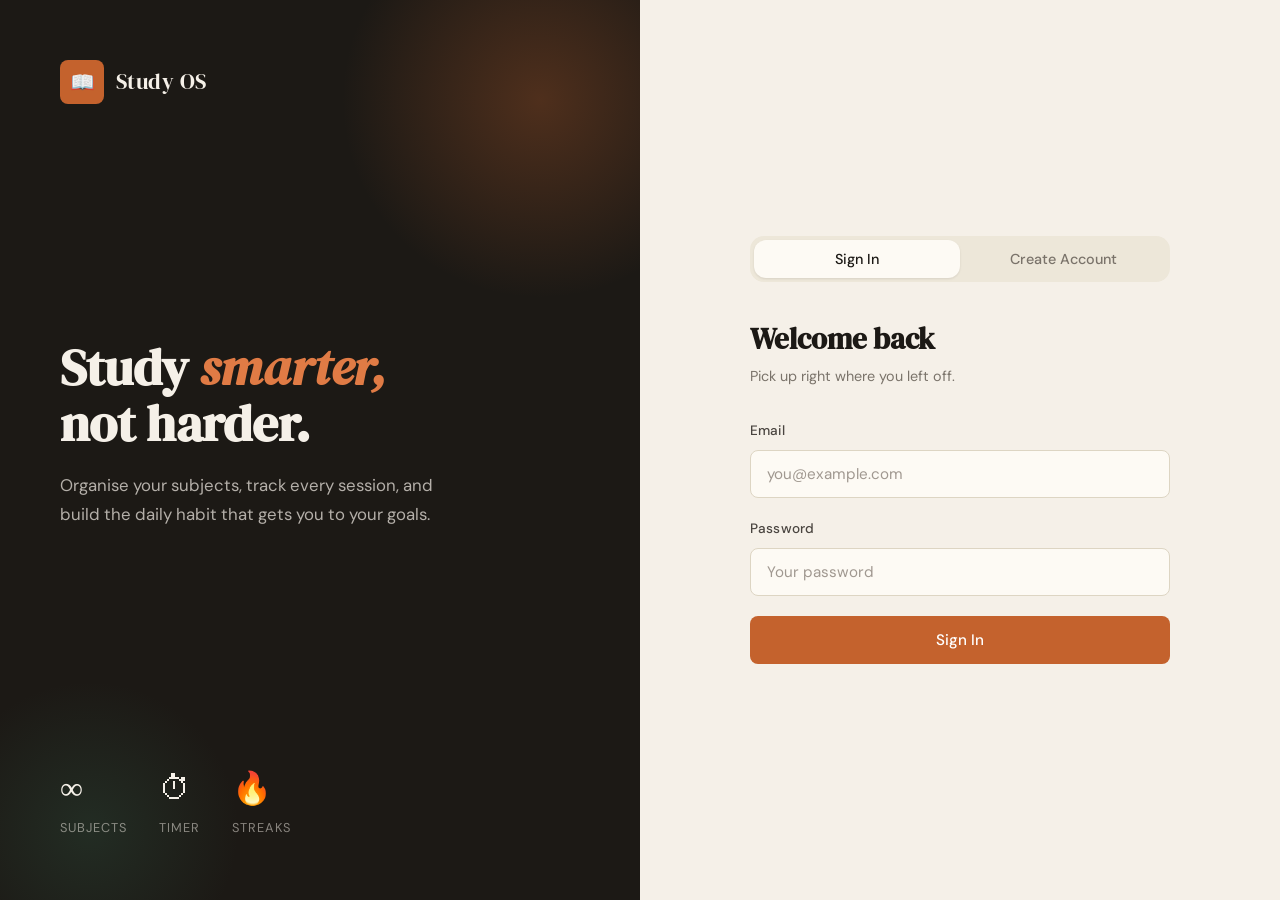
<file: index.html>
<!DOCTYPE html>
<html lang="en">
<head>
  <meta charset="UTF-8" />
  <meta name="viewport" content="width=device-width, initial-scale=1.0" />
  <title>Study OS — Your Study Companion</title>
  <link rel="stylesheet" href="style.css" />
  <style>
    .auth-page { min-height: 100vh; }
  </style>
</head>
<body>

<div class="auth-page">
  <!-- Hero Side -->
  <div class="auth-hero">
    <div class="hero-logo">
      <div class="hero-logo-icon">📖</div>
      <span class="hero-logo-text">Study OS</span>
    </div>

    <div class="hero-content">
      <h1>Study <em>smarter,</em><br>not harder.</h1>
      <p>Organise your subjects, track every session, and build the daily habit that gets you to your goals.</p>
    </div>

    <div class="hero-stats">
      <div class="hero-stat">
        <span class="hero-stat-num">∞</span>
        <span class="hero-stat-label">Subjects</span>
      </div>
      <div class="hero-stat">
        <span class="hero-stat-num">⏱</span>
        <span class="hero-stat-label">Timer</span>
      </div>
      <div class="hero-stat">
        <span class="hero-stat-num">🔥</span>
        <span class="hero-stat-label">Streaks</span>
      </div>
    </div>
  </div>

  <!-- Form Side -->
  <div class="auth-form-side">
    <div class="auth-form-container">
      <div class="auth-tabs">
        <button class="auth-tab active" data-tab="login">Sign In</button>
        <button class="auth-tab" data-tab="signup">Create Account</button>
      </div>

      <!-- Login Form -->
      <div class="auth-form active" id="login-form">
        <h2>Welcome back</h2>
        <p class="subtitle">Pick up right where you left off.</p>

        <div class="auth-error" id="login-error"></div>

        <div class="form-group">
          <label>Email</label>
          <input type="email" id="login-email" placeholder="you@example.com" autocomplete="email" />
        </div>
        <div class="form-group">
          <label>Password</label>
          <input type="password" id="login-password" placeholder="Your password" autocomplete="current-password" />
        </div>
        <button class="btn btn-primary" id="login-btn">Sign In</button>
      </div>

      <!-- Signup Form -->
      <div class="auth-form" id="signup-form">
        <h2>Start your journey</h2>
        <p class="subtitle">Free forever. No credit card required.</p>

        <div class="auth-error" id="signup-error"></div>

        <div class="form-group">
          <label>Full Name</label>
          <input type="text" id="signup-name" placeholder="Your name" autocomplete="name" />
        </div>
        <div class="form-group">
          <label>Email</label>
          <input type="email" id="signup-email" placeholder="you@example.com" autocomplete="email" />
        </div>
        <div class="form-group">
          <label>Password</label>
          <input type="password" id="signup-password" placeholder="At least 6 characters" autocomplete="new-password" />
        </div>
        <button class="btn btn-primary" id="signup-btn">Create Account</button>
      </div>

      
    </div>
  </div>
</div>

<script type="module">
import { initTheme } from './ui.js';
import { signIn, signUp, initAuth } from './auth.js';

// Init theme
initTheme();

// Check if already logged in
(async () => {
  const user = await initAuth();
  if (user) window.location.href = 'dashboard.html';
})();

// Tab switching
document.querySelectorAll('.auth-tab').forEach(tab => {
  tab.addEventListener('click', () => {
    document.querySelectorAll('.auth-tab').forEach(t => t.classList.remove('active'));
    document.querySelectorAll('.auth-form').forEach(f => f.classList.remove('active'));
    tab.classList.add('active');
    document.getElementById(tab.dataset.tab + '-form').classList.add('active');
  });
});

// Login
document.getElementById('login-btn').addEventListener('click', async () => {
  const btn = document.getElementById('login-btn');
  const errEl = document.getElementById('login-error');
  const email = document.getElementById('login-email').value.trim();
  const password = document.getElementById('login-password').value;

  errEl.classList.remove('show');
  if (!email || !password) { errEl.textContent = 'Please fill in all fields.'; errEl.classList.add('show'); return; }

  btn.disabled = true;
  btn.innerHTML = '<span class="loading-spinner"></span>';
  try {
    await signIn(email, password);
    window.location.href = 'dashboard.html';
  } catch (e) {
    errEl.textContent = e.message || 'Login failed. Check your credentials.';
    errEl.classList.add('show');
    btn.disabled = false;
    btn.textContent = 'Sign In';
  }
});

// Signup
document.getElementById('signup-btn').addEventListener('click', async () => {
  const btn = document.getElementById('signup-btn');
  const errEl = document.getElementById('signup-error');
  const name = document.getElementById('signup-name').value.trim();
  const email = document.getElementById('signup-email').value.trim();
  const password = document.getElementById('signup-password').value;

  errEl.classList.remove('show');
  if (!name || !email || !password) { errEl.textContent = 'Please fill in all fields.'; errEl.classList.add('show'); return; }
  if (password.length < 6) { errEl.textContent = 'Password must be at least 6 characters.'; errEl.classList.add('show'); return; }

  btn.disabled = true;
  btn.innerHTML = '<span class="loading-spinner"></span>';
  try {
    await signUp(email, password, name);
    // Auto sign in after signup
    await signIn(email, password);
    window.location.href = 'dashboard.html';
  } catch (e) {
    errEl.textContent = e.message || 'Signup failed. Try again.';
    errEl.classList.add('show');
    btn.disabled = false;
    btn.textContent = 'Create Account';
  }
});

// Enter key support
document.addEventListener('keydown', (e) => {
  if (e.key !== 'Enter') return;
  const loginForm = document.getElementById('login-form');
  const signupForm = document.getElementById('signup-form');
  if (loginForm.classList.contains('active')) document.getElementById('login-btn').click();
  else if (signupForm.classList.contains('active')) document.getElementById('signup-btn').click();
});
</script>
</body>
</html>
</file>
<file: style.css>
/* ===== STUDY OS - MAIN STYLESHEET ===== */
/* Aesthetic: Warm editorial — cream base, ink accents, organic motion */

@import url('https://fonts.googleapis.com/css2?family=DM+Serif+Display:ital@0;1&family=DM+Sans:ital,opsz,wght@0,9..40,300;0,9..40,400;0,9..40,500;0,9..40,600;1,9..40,300&display=swap');

/* ===== CSS VARIABLES ===== */
:root {
  --bg: #F5F0E8;
  --bg2: #EDE7D9;
  --surface: #FDFAF4;
  --surface2: #F0EAD9;
  --border: #DDD5C3;
  --border-light: #E8E0CE;
  --ink: #1C1915;
  --ink2: #4A4540;
  --ink3: #7A736A;
  --ink4: #A09890;
  --accent: #C4622D;
  --accent2: #E07B45;
  --accent-soft: #F5DDD0;
  --green: #3D7A5E;
  --green-soft: #D4EDE4;
  --blue: #2D5A8A;
  --blue-soft: #D4E4F5;
  --gold: #B8860B;
  --gold-soft: #FFF3CC;
  --red: #C0392B;
  --red-soft: #FADAD6;
  --shadow-sm: 0 1px 3px rgba(28,25,21,0.06), 0 1px 2px rgba(28,25,21,0.04);
  --shadow: 0 4px 12px rgba(28,25,21,0.08), 0 2px 4px rgba(28,25,21,0.04);
  --shadow-lg: 0 12px 32px rgba(28,25,21,0.12), 0 4px 8px rgba(28,25,21,0.06);
  --radius-sm: 8px;
  --radius: 14px;
  --radius-lg: 20px;
  --radius-xl: 28px;
  --font-display: 'DM Serif Display', Georgia, serif;
  --font-body: 'DM Sans', system-ui, sans-serif;
  --transition: 0.2s cubic-bezier(0.4, 0, 0.2, 1);
  --transition-slow: 0.4s cubic-bezier(0.4, 0, 0.2, 1);
}

[data-theme="dark"] {
  --bg: #141210;
  --bg2: #1A1815;
  --surface: #1F1C18;
  --surface2: #252219;
  --border: #333028;
  --border-light: #2A2720;
  --ink: #F0EAD9;
  --ink2: #C8C0B0;
  --ink3: #8A8278;
  --ink4: #5A5450;
  --accent: #E07B45;
  --accent2: #F59555;
  --accent-soft: #3D2215;
  --green: #4D9A72;
  --green-soft: #1A3328;
  --blue: #4A7AB8;
  --blue-soft: #1A2D45;
  --gold: #D4A820;
  --gold-soft: #3A2E0A;
  --red: #E05040;
  --red-soft: #3A1810;
  --shadow-sm: 0 1px 3px rgba(0,0,0,0.3);
  --shadow: 0 4px 12px rgba(0,0,0,0.4);
  --shadow-lg: 0 12px 32px rgba(0,0,0,0.5);
}

/* ===== RESET & BASE ===== */
*, *::before, *::after { box-sizing: border-box; margin: 0; padding: 0; }

html { font-size: 16px; -webkit-text-size-adjust: 100%; }

body {
  font-family: var(--font-body);
  background: var(--bg);
  color: var(--ink);
  line-height: 1.6;
  min-height: 100vh;
  transition: background var(--transition-slow), color var(--transition-slow);
  overflow-x: hidden;
}

a { color: inherit; text-decoration: none; }
button { cursor: pointer; font-family: inherit; border: none; background: none; }
input, textarea, select { font-family: inherit; font-size: inherit; }
img { max-width: 100%; display: block; }
ul, ol { list-style: none; }

/* ===== SCROLLBAR ===== */
::-webkit-scrollbar { width: 6px; height: 6px; }
::-webkit-scrollbar-track { background: transparent; }
::-webkit-scrollbar-thumb { background: var(--border); border-radius: 99px; }
::-webkit-scrollbar-thumb:hover { background: var(--ink4); }

/* ===== TYPOGRAPHY ===== */
h1, h2, h3, h4, h5 { font-family: var(--font-display); line-height: 1.2; color: var(--ink); }
h1 { font-size: clamp(2rem, 4vw, 3.2rem); }
h2 { font-size: clamp(1.5rem, 3vw, 2.2rem); }
h3 { font-size: clamp(1.2rem, 2vw, 1.6rem); }
h4 { font-size: 1.1rem; }
p { color: var(--ink2); }

/* ===== AUTH PAGE ===== */
.auth-page {
  min-height: 100vh;
  display: grid;
  grid-template-columns: 1fr 1fr;
  position: relative;
}

.auth-hero {
  background: var(--ink);
  padding: 60px;
  display: flex;
  flex-direction: column;
  justify-content: space-between;
  position: relative;
  overflow: hidden;
}

.auth-hero::before {
  content: '';
  position: absolute;
  top: -100px;
  right: -100px;
  width: 400px;
  height: 400px;
  background: radial-gradient(circle, rgba(196,98,45,0.3) 0%, transparent 70%);
  border-radius: 50%;
}

.auth-hero::after {
  content: '';
  position: absolute;
  bottom: -80px;
  left: -60px;
  width: 300px;
  height: 300px;
  background: radial-gradient(circle, rgba(61,122,94,0.2) 0%, transparent 70%);
  border-radius: 50%;
}

.hero-logo {
  display: flex;
  align-items: center;
  gap: 12px;
  position: relative;
  z-index: 1;
}

.hero-logo-icon {
  width: 44px;
  height: 44px;
  background: var(--accent);
  border-radius: var(--radius-sm);
  display: flex;
  align-items: center;
  justify-content: center;
  font-size: 20px;
}

.hero-logo-text {
  font-family: var(--font-display);
  font-size: 1.4rem;
  color: var(--bg);
  letter-spacing: 0.02em;
}

.hero-content {
  position: relative;
  z-index: 1;
}

.hero-content h1 {
  font-size: clamp(2.5rem, 4vw, 3.5rem);
  color: var(--bg);
  margin-bottom: 20px;
  line-height: 1.1;
}

.hero-content h1 em {
  color: var(--accent2);
  font-style: italic;
}

.hero-content p {
  color: rgba(245,240,232,0.7);
  font-size: 1.05rem;
  max-width: 380px;
  line-height: 1.7;
}

.hero-stats {
  display: flex;
  gap: 32px;
  position: relative;
  z-index: 1;
}

.hero-stat {
  text-align: left;
}

.hero-stat-num {
  font-family: var(--font-display);
  font-size: 2rem;
  color: var(--bg);
  display: block;
}

.hero-stat-label {
  font-size: 0.8rem;
  color: rgba(245,240,232,0.5);
  text-transform: uppercase;
  letter-spacing: 0.08em;
}

.auth-form-side {
  padding: 60px;
  display: flex;
  align-items: center;
  justify-content: center;
  background: var(--bg);
}

.auth-form-container {
  width: 100%;
  max-width: 420px;
}

.auth-tabs {
  display: flex;
  gap: 0;
  margin-bottom: 40px;
  background: var(--bg2);
  border-radius: var(--radius);
  padding: 4px;
}

.auth-tab {
  flex: 1;
  padding: 10px 20px;
  border-radius: calc(var(--radius) - 2px);
  font-size: 0.9rem;
  font-weight: 500;
  color: var(--ink3);
  transition: all var(--transition);
  text-align: center;
}

.auth-tab.active {
  background: var(--surface);
  color: var(--ink);
  box-shadow: var(--shadow-sm);
}

.auth-form { display: none; }
.auth-form.active { display: block; }

.auth-form h2 {
  font-size: 1.8rem;
  margin-bottom: 8px;
}

.auth-form p.subtitle {
  color: var(--ink3);
  font-size: 0.9rem;
  margin-bottom: 32px;
}

.form-group {
  margin-bottom: 20px;
}

.form-group label {
  display: block;
  font-size: 0.85rem;
  font-weight: 500;
  color: var(--ink2);
  margin-bottom: 8px;
  letter-spacing: 0.01em;
}

.form-group input {
  width: 100%;
  padding: 13px 16px;
  background: var(--surface);
  border: 1.5px solid var(--border);
  border-radius: var(--radius-sm);
  color: var(--ink);
  font-size: 0.95rem;
  transition: all var(--transition);
  outline: none;
}

.form-group input:focus {
  border-color: var(--accent);
  box-shadow: 0 0 0 3px var(--accent-soft);
}

.form-group input::placeholder {
  color: var(--ink4);
}

.btn {
  display: inline-flex;
  align-items: center;
  justify-content: center;
  gap: 8px;
  padding: 13px 24px;
  border-radius: var(--radius-sm);
  font-size: 0.95rem;
  font-weight: 500;
  transition: all var(--transition);
  cursor: pointer;
  border: 1.5px solid transparent;
  white-space: nowrap;
}

.btn-primary {
  background: var(--accent);
  color: white;
  width: 100%;
}

.btn-primary:hover {
  background: var(--accent2);
  transform: translateY(-1px);
  box-shadow: 0 4px 16px rgba(196,98,45,0.3);
}

.btn-primary:active { transform: translateY(0); }

.btn-secondary {
  background: var(--surface);
  color: var(--ink2);
  border-color: var(--border);
}

.btn-secondary:hover {
  background: var(--bg2);
  color: var(--ink);
  border-color: var(--ink4);
}

.btn-ghost {
  color: var(--ink3);
  padding: 8px 14px;
}

.btn-ghost:hover {
  background: var(--bg2);
  color: var(--ink);
}

.btn-danger {
  background: var(--red-soft);
  color: var(--red);
  border-color: transparent;
}

.btn-danger:hover { background: var(--red); color: white; }

.btn-sm {
  padding: 7px 14px;
  font-size: 0.82rem;
}

.btn-icon {
  width: 36px;
  height: 36px;
  padding: 0;
  border-radius: var(--radius-sm);
  display: flex;
  align-items: center;
  justify-content: center;
  font-size: 1rem;
}

.auth-error {
  background: var(--red-soft);
  color: var(--red);
  padding: 12px 16px;
  border-radius: var(--radius-sm);
  font-size: 0.87rem;
  margin-bottom: 16px;
  display: none;
}

.auth-error.show { display: block; }

/* ===== APP LAYOUT ===== */
.app-layout {
  display: grid;
  grid-template-columns: 260px 1fr;
  min-height: 100vh;
}

/* ===== SIDEBAR ===== */
.sidebar {
  background: var(--surface);
  border-right: 1px solid var(--border);
  display: flex;
  flex-direction: column;
  position: sticky;
  top: 0;
  height: 100vh;
  overflow-y: auto;
  transition: background var(--transition-slow), border-color var(--transition-slow);
}

.sidebar-header {
  padding: 24px 20px 20px;
  border-bottom: 1px solid var(--border-light);
}

.sidebar-logo {
  display: flex;
  align-items: center;
  gap: 10px;
  margin-bottom: 20px;
}

.sidebar-logo-icon {
  width: 36px;
  height: 36px;
  background: var(--accent);
  border-radius: var(--radius-sm);
  display: flex;
  align-items: center;
  justify-content: center;
  font-size: 16px;
  flex-shrink: 0;
}

.sidebar-logo-text {
  font-family: var(--font-display);
  font-size: 1.2rem;
  color: var(--ink);
}

.sidebar-user {
  display: flex;
  align-items: center;
  gap: 10px;
}

.sidebar-avatar {
  width: 36px;
  height: 36px;
  background: var(--accent-soft);
  border-radius: 50%;
  display: flex;
  align-items: center;
  justify-content: center;
  font-size: 0.9rem;
  font-weight: 600;
  color: var(--accent);
  flex-shrink: 0;
}

.sidebar-user-info { min-width: 0; }
.sidebar-user-name {
  font-size: 0.88rem;
  font-weight: 500;
  color: var(--ink);
  white-space: nowrap;
  overflow: hidden;
  text-overflow: ellipsis;
}
.sidebar-user-email {
  font-size: 0.75rem;
  color: var(--ink4);
  white-space: nowrap;
  overflow: hidden;
  text-overflow: ellipsis;
}

.sidebar-nav {
  padding: 16px 12px;
  flex: 1;
}

.nav-section-label {
  font-size: 0.7rem;
  font-weight: 600;
  text-transform: uppercase;
  letter-spacing: 0.1em;
  color: var(--ink4);
  padding: 12px 8px 6px;
}

.nav-item {
  display: flex;
  align-items: center;
  gap: 10px;
  padding: 10px 12px;
  border-radius: var(--radius-sm);
  font-size: 0.9rem;
  color: var(--ink2);
  transition: all var(--transition);
  cursor: pointer;
  margin-bottom: 2px;
  position: relative;
}

.nav-item:hover {
  background: var(--bg2);
  color: var(--ink);
}

.nav-item.active {
  background: var(--accent-soft);
  color: var(--accent);
  font-weight: 500;
}

.nav-item.active .nav-icon { color: var(--accent); }

.nav-icon {
  width: 18px;
  height: 18px;
  display: flex;
  align-items: center;
  justify-content: center;
  font-size: 1rem;
  flex-shrink: 0;
}

.nav-badge {
  margin-left: auto;
  background: var(--accent);
  color: white;
  font-size: 0.68rem;
  font-weight: 600;
  padding: 1px 6px;
  border-radius: 99px;
  min-width: 18px;
  text-align: center;
}

.sidebar-footer {
  padding: 16px 12px;
  border-top: 1px solid var(--border-light);
}

.theme-toggle {
  display: flex;
  align-items: center;
  justify-content: space-between;
  padding: 10px 12px;
  border-radius: var(--radius-sm);
  cursor: pointer;
  transition: background var(--transition);
}

.theme-toggle:hover { background: var(--bg2); }

.theme-toggle-label {
  display: flex;
  align-items: center;
  gap: 8px;
  font-size: 0.88rem;
  color: var(--ink2);
}

.toggle-switch {
  width: 40px;
  height: 22px;
  background: var(--border);
  border-radius: 99px;
  position: relative;
  transition: background var(--transition);
}

.toggle-switch::after {
  content: '';
  position: absolute;
  width: 16px;
  height: 16px;
  background: white;
  border-radius: 50%;
  top: 3px;
  left: 3px;
  transition: transform var(--transition);
  box-shadow: var(--shadow-sm);
}

[data-theme="dark"] .toggle-switch {
  background: var(--accent);
}

[data-theme="dark"] .toggle-switch::after {
  transform: translateX(18px);
}

/* ===== MAIN CONTENT ===== */
.main-content {
  padding: 32px 40px;
  min-height: 100vh;
  overflow-y: auto;
}

.page-header {
  margin-bottom: 32px;
  display: flex;
  align-items: flex-start;
  justify-content: space-between;
  gap: 24px;
}

.page-title { margin-bottom: 4px; }
.page-subtitle {
  font-size: 0.92rem;
  color: var(--ink3);
}

.page-actions {
  display: flex;
  align-items: center;
  gap: 10px;
  flex-shrink: 0;
}

/* ===== VIEWS ===== */
.view { display: none; }
.view.active { display: block; }

/* ===== CARDS ===== */
.card {
  background: var(--surface);
  border: 1px solid var(--border-light);
  border-radius: var(--radius);
  padding: 24px;
  box-shadow: var(--shadow-sm);
  transition: all var(--transition);
}

.card:hover { box-shadow: var(--shadow); }

.card-sm { padding: 16px 20px; }
.card-header {
  display: flex;
  align-items: center;
  justify-content: space-between;
  margin-bottom: 16px;
}
.card-title {
  font-family: var(--font-display);
  font-size: 1.05rem;
  color: var(--ink);
}

/* ===== DASHBOARD GRID ===== */
.dashboard-grid {
  display: grid;
  grid-template-columns: repeat(4, 1fr);
  gap: 16px;
  margin-bottom: 28px;
}

.stat-card {
  background: var(--surface);
  border: 1px solid var(--border-light);
  border-radius: var(--radius);
  padding: 22px;
  position: relative;
  overflow: hidden;
  transition: all var(--transition);
}

.stat-card::before {
  content: '';
  position: absolute;
  top: 0;
  right: 0;
  width: 80px;
  height: 80px;
  border-radius: 0 0 0 80px;
  opacity: 0.12;
}

.stat-card.orange::before { background: var(--accent); }
.stat-card.green::before { background: var(--green); }
.stat-card.blue::before { background: var(--blue); }
.stat-card.gold::before { background: var(--gold); }

.stat-card:hover { transform: translateY(-2px); box-shadow: var(--shadow); }

.stat-icon {
  width: 40px;
  height: 40px;
  border-radius: var(--radius-sm);
  display: flex;
  align-items: center;
  justify-content: center;
  font-size: 1.1rem;
  margin-bottom: 16px;
}

.stat-icon.orange { background: var(--accent-soft); }
.stat-icon.green { background: var(--green-soft); }
.stat-icon.blue { background: var(--blue-soft); }
.stat-icon.gold { background: var(--gold-soft); }

.stat-value {
  font-family: var(--font-display);
  font-size: 2rem;
  color: var(--ink);
  line-height: 1;
  margin-bottom: 4px;
}

.stat-label {
  font-size: 0.82rem;
  color: var(--ink3);
  text-transform: uppercase;
  letter-spacing: 0.05em;
}

.stat-change {
  font-size: 0.78rem;
  color: var(--green);
  margin-top: 8px;
  font-weight: 500;
}

/* ===== PROGRESS BAR ===== */
.progress-bar-container {
  margin-top: 10px;
}

.progress-bar-label {
  display: flex;
  justify-content: space-between;
  font-size: 0.8rem;
  color: var(--ink3);
  margin-bottom: 6px;
}

.progress-bar {
  height: 6px;
  background: var(--bg2);
  border-radius: 99px;
  overflow: hidden;
}

.progress-bar-fill {
  height: 100%;
  border-radius: 99px;
  transition: width 0.6s cubic-bezier(0.4, 0, 0.2, 1);
}

.progress-bar-fill.orange { background: linear-gradient(90deg, var(--accent), var(--accent2)); }
.progress-bar-fill.green { background: linear-gradient(90deg, var(--green), #5BAF87); }
.progress-bar-fill.blue { background: linear-gradient(90deg, var(--blue), #5A8FCC); }
.progress-bar-fill.gold { background: linear-gradient(90deg, var(--gold), #D4A820); }

/* ===== DASHBOARD SECTIONS ===== */
.dashboard-sections {
  display: grid;
  grid-template-columns: 1fr 1fr;
  gap: 20px;
  margin-bottom: 24px;
}

.week-chart {
  display: flex;
  align-items: flex-end;
  gap: 8px;
  height: 100px;
  margin-top: 16px;
}

.week-bar-wrap {
  flex: 1;
  display: flex;
  flex-direction: column;
  align-items: center;
  gap: 6px;
  height: 100%;
}

.week-bar {
  flex: 1;
  width: 100%;
  background: var(--bg2);
  border-radius: 4px 4px 0 0;
  position: relative;
  display: flex;
  align-items: flex-end;
  overflow: hidden;
  min-height: 8px;
}

.week-bar-fill {
  width: 100%;
  background: linear-gradient(180deg, var(--accent2), var(--accent));
  border-radius: 4px 4px 0 0;
  transition: height 0.8s cubic-bezier(0.4, 0, 0.2, 1);
}

.week-bar.today .week-bar-fill {
  background: linear-gradient(180deg, #F0A070, var(--accent));
  box-shadow: 0 0 0 1px var(--accent2);
}

.week-day-label {
  font-size: 0.7rem;
  color: var(--ink4);
  text-align: center;
}

/* ===== SUBJECT CARDS ===== */
.subjects-grid {
  display: grid;
  grid-template-columns: repeat(auto-fill, minmax(280px, 1fr));
  gap: 16px;
  margin-top: 8px;
}

.subject-card {
  background: var(--surface);
  border: 1px solid var(--border-light);
  border-radius: var(--radius);
  padding: 22px;
  cursor: pointer;
  transition: all var(--transition);
  position: relative;
  overflow: hidden;
}

.subject-card::before {
  content: '';
  position: absolute;
  top: 0;
  left: 0;
  width: 100%;
  height: 3px;
  background: var(--subject-color, var(--accent));
}

.subject-card:hover {
  transform: translateY(-3px);
  box-shadow: var(--shadow-lg);
  border-color: var(--border);
}

.subject-card-header {
  display: flex;
  align-items: flex-start;
  justify-content: space-between;
  margin-bottom: 16px;
  gap: 12px;
}

.subject-icon {
  width: 44px;
  height: 44px;
  border-radius: var(--radius-sm);
  display: flex;
  align-items: center;
  justify-content: center;
  font-size: 1.3rem;
  flex-shrink: 0;
}

.subject-card-menu {
  display: none;
  gap: 4px;
}

.subject-card:hover .subject-card-menu { display: flex; }

.subject-card-title {
  font-family: var(--font-display);
  font-size: 1.15rem;
  color: var(--ink);
  margin-bottom: 4px;
  line-height: 1.3;
}

.subject-card-meta {
  font-size: 0.82rem;
  color: var(--ink4);
  margin-bottom: 16px;
}

/* ===== MODULE SYSTEM ===== */
.module-list { display: flex; flex-direction: column; gap: 10px; margin-top: 12px; }

.module-item {
  background: var(--surface);
  border: 1px solid var(--border-light);
  border-radius: var(--radius);
  overflow: hidden;
  transition: box-shadow var(--transition);
}

.module-item:hover { box-shadow: var(--shadow); }

.module-header {
  display: flex;
  align-items: center;
  gap: 12px;
  padding: 16px 20px;
  cursor: pointer;
  transition: background var(--transition);
  user-select: none;
}

.module-header:hover { background: var(--bg2); }

.module-toggle {
  width: 24px;
  height: 24px;
  display: flex;
  align-items: center;
  justify-content: center;
  color: var(--ink4);
  transition: transform var(--transition);
  flex-shrink: 0;
  font-size: 0.7rem;
}

.module-item.expanded .module-toggle { transform: rotate(90deg); }

.module-info { flex: 1; min-width: 0; }
.module-name {
  font-weight: 600;
  font-size: 0.9rem;
  color: var(--ink);
}
.module-title {
  font-size: 0.8rem;
  color: var(--ink3);
  white-space: nowrap;
  overflow: hidden;
  text-overflow: ellipsis;
  margin-top: 1px;
}

.module-progress-pill {
  background: var(--green-soft);
  color: var(--green);
  font-size: 0.75rem;
  font-weight: 600;
  padding: 3px 10px;
  border-radius: 99px;
  flex-shrink: 0;
}

.module-actions {
  display: flex;
  gap: 4px;
  opacity: 0;
  transition: opacity var(--transition);
}

.module-header:hover .module-actions { opacity: 1; }

.module-body {
  display: none;
  padding: 0 20px 16px;
  border-top: 1px solid var(--border-light);
}

.module-item.expanded .module-body { display: block; }

/* ===== TOPIC SYSTEM ===== */
.topics-list { display: flex; flex-direction: column; gap: 6px; margin-top: 12px; }

.topic-item {
  display: flex;
  align-items: center;
  gap: 12px;
  padding: 12px 14px;
  border-radius: var(--radius-sm);
  border: 1px solid var(--border-light);
  background: var(--bg);
  transition: all var(--transition);
  group: true;
}

.topic-item:hover {
  background: var(--surface);
  border-color: var(--border);
}

.topic-checkbox {
  width: 20px;
  height: 20px;
  border: 2px solid var(--border);
  border-radius: 6px;
  display: flex;
  align-items: center;
  justify-content: center;
  flex-shrink: 0;
  cursor: pointer;
  transition: all var(--transition);
  font-size: 0.65rem;
  color: white;
}

.topic-item.completed .topic-checkbox {
  background: var(--green);
  border-color: var(--green);
}

.topic-item.completed .topic-name {
  text-decoration: line-through;
  color: var(--ink4);
}

.topic-name {
  flex: 1;
  font-size: 0.9rem;
  color: var(--ink);
  cursor: pointer;
  transition: color var(--transition);
}

.priority-badge {
  font-size: 0.7rem;
  font-weight: 600;
  padding: 2px 8px;
  border-radius: 99px;
  text-transform: uppercase;
  letter-spacing: 0.04em;
  flex-shrink: 0;
}

.priority-high { background: var(--red-soft); color: var(--red); }
.priority-medium { background: var(--gold-soft); color: var(--gold); }
.priority-low { background: var(--green-soft); color: var(--green); }

.topic-actions {
  display: flex;
  gap: 4px;
  opacity: 0;
  transition: opacity var(--transition);
}

.topic-item:hover .topic-actions { opacity: 1; }

/* ===== TIMER ===== */
.timer-card {
  background: var(--ink);
  border-radius: var(--radius-xl);
  padding: 40px;
  text-align: center;
  position: relative;
  overflow: hidden;
}

.timer-card::before {
  content: '';
  position: absolute;
  top: -60px;
  right: -60px;
  width: 200px;
  height: 200px;
  background: radial-gradient(circle, rgba(196,98,45,0.4) 0%, transparent 70%);
  border-radius: 50%;
}

.timer-display {
  font-family: var(--font-display);
  font-size: 5rem;
  color: var(--bg);
  letter-spacing: 0.05em;
  margin: 24px 0;
  position: relative;
  z-index: 1;
}

.timer-label {
  font-size: 0.85rem;
  color: rgba(245,240,232,0.5);
  text-transform: uppercase;
  letter-spacing: 0.12em;
  margin-bottom: 8px;
  position: relative;
  z-index: 1;
}

.timer-session-info {
  font-size: 0.9rem;
  color: rgba(245,240,232,0.7);
  margin-bottom: 32px;
  position: relative;
  z-index: 1;
}

.timer-controls {
  display: flex;
  align-items: center;
  justify-content: center;
  gap: 16px;
  position: relative;
  z-index: 1;
}

.timer-btn-main {
  width: 64px;
  height: 64px;
  border-radius: 50%;
  background: var(--accent);
  color: white;
  font-size: 1.3rem;
  display: flex;
  align-items: center;
  justify-content: center;
  transition: all var(--transition);
  border: none;
  cursor: pointer;
}

.timer-btn-main:hover {
  background: var(--accent2);
  transform: scale(1.08);
  box-shadow: 0 0 0 4px rgba(196,98,45,0.2);
}

.timer-btn-main.running {
  background: #E05040;
}

.timer-btn-main.running:hover {
  background: #F06050;
  box-shadow: 0 0 0 4px rgba(224,80,64,0.2);
}

.timer-selects {
  display: grid;
  grid-template-columns: 1fr 1fr;
  gap: 12px;
  margin-bottom: 24px;
}

.timer-select {
  background: rgba(245,240,232,0.1);
  border: 1px solid rgba(245,240,232,0.15);
  border-radius: var(--radius-sm);
  color: var(--bg);
  padding: 10px 14px;
  font-size: 0.88rem;
  outline: none;
  transition: all var(--transition);
}

.timer-select:focus {
  border-color: rgba(245,240,232,0.3);
  background: rgba(245,240,232,0.15);
}

.timer-select option { background: var(--ink); color: var(--bg); }

/* ===== ANALYTICS ===== */
.analytics-grid {
  display: grid;
  grid-template-columns: 2fr 1fr;
  gap: 20px;
  margin-bottom: 24px;
}

.subject-progress-list {
  display: flex;
  flex-direction: column;
  gap: 16px;
  margin-top: 4px;
}

.subject-progress-item {
  display: flex;
  align-items: center;
  gap: 14px;
}

.subject-progress-icon {
  width: 36px;
  height: 36px;
  border-radius: var(--radius-sm);
  display: flex;
  align-items: center;
  justify-content: center;
  font-size: 1rem;
  flex-shrink: 0;
}

.subject-progress-info { flex: 1; min-width: 0; }
.subject-progress-name {
  font-size: 0.88rem;
  font-weight: 500;
  color: var(--ink);
  margin-bottom: 4px;
}

.subject-progress-pct {
  font-size: 0.82rem;
  font-weight: 600;
  color: var(--ink3);
  flex-shrink: 0;
}

/* ===== STREAK DISPLAY ===== */
.streak-display {
  display: flex;
  align-items: center;
  gap: 16px;
}

.streak-flame {
  font-size: 2.5rem;
  animation: flicker 2s ease-in-out infinite;
}

@keyframes flicker {
  0%, 100% { transform: scaleY(1); }
  50% { transform: scaleY(1.08) scaleX(0.95); }
}

.streak-count {
  font-family: var(--font-display);
  font-size: 3rem;
  color: var(--accent);
  line-height: 1;
}

.streak-label {
  font-size: 0.82rem;
  color: var(--ink3);
  text-transform: uppercase;
  letter-spacing: 0.06em;
}

.streak-dots {
  display: flex;
  gap: 6px;
  margin-top: 12px;
}

.streak-dot {
  width: 28px;
  height: 28px;
  border-radius: 50%;
  background: var(--bg2);
  display: flex;
  align-items: center;
  justify-content: center;
  font-size: 0.65rem;
  font-weight: 600;
  color: var(--ink4);
  transition: all var(--transition);
}

.streak-dot.active {
  background: var(--accent);
  color: white;
}

.streak-dot.today {
  background: var(--accent-soft);
  color: var(--accent);
  border: 2px solid var(--accent);
}

/* ===== GOAL CARD ===== */
.goal-ring-container {
  display: flex;
  align-items: center;
  gap: 20px;
  margin-top: 8px;
}

.goal-ring-svg { flex-shrink: 0; }
.goal-ring-circle {
  fill: none;
  stroke: var(--bg2);
  stroke-width: 8;
}
.goal-ring-progress {
  fill: none;
  stroke: var(--accent);
  stroke-width: 8;
  stroke-linecap: round;
  transform-origin: center;
  transform: rotate(-90deg);
  transition: stroke-dashoffset 0.8s cubic-bezier(0.4, 0, 0.2, 1);
}

.goal-ring-text {
  font-family: var(--font-display);
  font-size: 1.2rem;
  fill: var(--ink);
  dominant-baseline: middle;
  text-anchor: middle;
}

.goal-ring-sublabel {
  font-size: 0.55rem;
  fill: var(--ink4);
  dominant-baseline: middle;
  text-anchor: middle;
  font-family: var(--font-body);
  letter-spacing: 0.04em;
  text-transform: uppercase;
}

.goal-info { flex: 1; }
.goal-label {
  font-size: 0.85rem;
  color: var(--ink3);
  margin-bottom: 4px;
}
.goal-value {
  font-size: 1.5rem;
  font-family: var(--font-display);
  color: var(--ink);
  margin-bottom: 6px;
}

/* ===== RECENT ACTIVITY ===== */
.activity-list {
  display: flex;
  flex-direction: column;
  gap: 12px;
  margin-top: 4px;
}

.activity-item {
  display: flex;
  align-items: flex-start;
  gap: 12px;
}

.activity-dot {
  width: 8px;
  height: 8px;
  border-radius: 50%;
  background: var(--accent);
  flex-shrink: 0;
  margin-top: 6px;
}

.activity-text {
  font-size: 0.87rem;
  color: var(--ink2);
  line-height: 1.5;
}

.activity-time {
  font-size: 0.77rem;
  color: var(--ink4);
  margin-left: auto;
  flex-shrink: 0;
}

/* ===== MODALS ===== */
.modal-overlay {
  position: fixed;
  inset: 0;
  background: rgba(28, 25, 21, 0.5);
  backdrop-filter: blur(4px);
  display: flex;
  align-items: center;
  justify-content: center;
  z-index: 1000;
  opacity: 0;
  pointer-events: none;
  transition: opacity var(--transition);
  padding: 20px;
}

.modal-overlay.open {
  opacity: 1;
  pointer-events: all;
}

.modal {
  background: var(--surface);
  border: 1px solid var(--border-light);
  border-radius: var(--radius-xl);
  padding: 32px;
  width: 100%;
  max-width: 520px;
  box-shadow: var(--shadow-lg);
  transform: translateY(20px) scale(0.98);
  transition: transform var(--transition);
  max-height: 85vh;
  overflow-y: auto;
}

.modal-overlay.open .modal {
  transform: translateY(0) scale(1);
}

.modal-header {
  display: flex;
  align-items: center;
  justify-content: space-between;
  margin-bottom: 24px;
}

.modal-title {
  font-family: var(--font-display);
  font-size: 1.4rem;
}

.modal-close {
  width: 32px;
  height: 32px;
  display: flex;
  align-items: center;
  justify-content: center;
  border-radius: var(--radius-sm);
  color: var(--ink3);
  font-size: 1.1rem;
  transition: all var(--transition);
  cursor: pointer;
}

.modal-close:hover { background: var(--bg2); color: var(--ink); }

.modal-footer {
  display: flex;
  justify-content: flex-end;
  gap: 10px;
  margin-top: 24px;
  padding-top: 20px;
  border-top: 1px solid var(--border-light);
}

/* ===== FORM STYLES ===== */
.form-row {
  display: grid;
  grid-template-columns: 1fr 1fr;
  gap: 16px;
}

.form-group select {
  width: 100%;
  padding: 12px 16px;
  background: var(--bg);
  border: 1.5px solid var(--border);
  border-radius: var(--radius-sm);
  color: var(--ink);
  font-size: 0.92rem;
  outline: none;
  transition: all var(--transition);
  appearance: none;
  background-image: url("data:image/svg+xml,%3Csvg xmlns='http://www.w3.org/2000/svg' fill='none' viewBox='0 0 24 24' stroke='%23A09890'%3E%3Cpath stroke-linecap='round' stroke-linejoin='round' stroke-width='2' d='M19 9l-7 7-7-7'%3E%3C/path%3E%3C/svg%3E");
  background-repeat: no-repeat;
  background-position: right 12px center;
  background-size: 16px;
  padding-right: 40px;
}

.form-group select:focus {
  border-color: var(--accent);
  box-shadow: 0 0 0 3px var(--accent-soft);
}

.form-group textarea {
  width: 100%;
  padding: 12px 16px;
  background: var(--bg);
  border: 1.5px solid var(--border);
  border-radius: var(--radius-sm);
  color: var(--ink);
  font-size: 0.92rem;
  outline: none;
  resize: vertical;
  transition: border-color var(--transition);
  min-height: 100px;
  line-height: 1.6;
}

.form-group textarea:focus {
  border-color: var(--accent);
  box-shadow: 0 0 0 3px var(--accent-soft);
}

/* ===== PARSER ===== */
.parser-preview {
  background: var(--bg2);
  border: 1px solid var(--border);
  border-radius: var(--radius-sm);
  padding: 16px;
  font-size: 0.85rem;
  max-height: 300px;
  overflow-y: auto;
  margin-top: 12px;
}

.parser-module {
  margin-bottom: 12px;
}

.parser-module-name {
  font-weight: 600;
  color: var(--accent);
  margin-bottom: 4px;
  font-size: 0.9rem;
}

.parser-topic {
  padding: 3px 0 3px 16px;
  color: var(--ink2);
  border-left: 2px solid var(--border);
  margin-bottom: 2px;
}

/* ===== NOTES EDITOR ===== */
.notes-editor {
  width: 100%;
  min-height: 150px;
  padding: 14px;
  background: var(--bg);
  border: 1.5px solid var(--border);
  border-radius: var(--radius-sm);
  color: var(--ink);
  font-size: 0.9rem;
  line-height: 1.7;
  resize: vertical;
  outline: none;
  transition: border-color var(--transition);
  font-family: var(--font-body);
}

.notes-editor:focus {
  border-color: var(--accent);
  box-shadow: 0 0 0 3px var(--accent-soft);
}

/* ===== EMPTY STATE ===== */
.empty-state {
  text-align: center;
  padding: 60px 40px;
  color: var(--ink3);
}

.empty-state-icon {
  font-size: 3rem;
  margin-bottom: 16px;
  display: block;
}

.empty-state-title {
  font-family: var(--font-display);
  font-size: 1.3rem;
  color: var(--ink2);
  margin-bottom: 8px;
}

.empty-state-text {
  font-size: 0.9rem;
  color: var(--ink3);
  max-width: 300px;
  margin: 0 auto 20px;
}

/* ===== FOCUS MODE ===== */
.focus-overlay {
  position: fixed;
  inset: 0;
  background: var(--ink);
  z-index: 900;
  display: flex;
  align-items: center;
  justify-content: center;
  flex-direction: column;
  gap: 24px;
  opacity: 0;
  pointer-events: none;
  transition: opacity var(--transition-slow);
}

.focus-overlay.active {
  opacity: 1;
  pointer-events: all;
}

.focus-task {
  font-size: 0.9rem;
  color: rgba(245,240,232,0.5);
  text-transform: uppercase;
  letter-spacing: 0.1em;
  text-align: center;
}

.focus-timer {
  font-family: var(--font-display);
  font-size: 7rem;
  color: var(--bg);
  letter-spacing: 0.06em;
  line-height: 1;
}

.focus-exit {
  position: absolute;
  top: 24px;
  right: 24px;
  background: rgba(245,240,232,0.1);
  color: rgba(245,240,232,0.6);
  border: 1px solid rgba(245,240,232,0.15);
  border-radius: var(--radius-sm);
  padding: 8px 16px;
  font-size: 0.85rem;
  cursor: pointer;
  transition: all var(--transition);
}

.focus-exit:hover {
  background: rgba(245,240,232,0.15);
  color: rgba(245,240,232,0.9);
}

/* ===== TOAST ===== */
.toast-container {
  position: fixed;
  bottom: 24px;
  right: 24px;
  z-index: 2000;
  display: flex;
  flex-direction: column;
  gap: 8px;
}

.toast {
  background: var(--ink);
  color: var(--bg);
  padding: 12px 20px;
  border-radius: var(--radius);
  font-size: 0.88rem;
  box-shadow: var(--shadow-lg);
  display: flex;
  align-items: center;
  gap: 10px;
  transform: translateX(120%);
  transition: transform 0.3s cubic-bezier(0.4, 0, 0.2, 1);
  max-width: 320px;
}

.toast.show { transform: translateX(0); }

.toast-success::before { content: '✓'; color: var(--green); font-weight: 700; }
.toast-error::before { content: '✕'; color: var(--red); font-weight: 700; }
.toast-info::before { content: 'ℹ'; color: var(--blue); }

/* ===== ADD BUTTONS ===== */
.add-topic-btn {
  display: flex;
  align-items: center;
  gap: 8px;
  padding: 10px 14px;
  border-radius: var(--radius-sm);
  font-size: 0.85rem;
  color: var(--ink3);
  border: 1.5px dashed var(--border);
  background: transparent;
  width: 100%;
  transition: all var(--transition);
  margin-top: 8px;
  cursor: pointer;
}

.add-topic-btn:hover {
  border-color: var(--accent);
  color: var(--accent);
  background: var(--accent-soft);
}

/* ===== SUBJECT PAGE ===== */
.subject-page-header {
  display: flex;
  align-items: center;
  gap: 16px;
  margin-bottom: 28px;
}

.back-btn {
  display: flex;
  align-items: center;
  gap: 6px;
  font-size: 0.88rem;
  color: var(--ink3);
  padding: 8px 12px;
  border-radius: var(--radius-sm);
  transition: all var(--transition);
  cursor: pointer;
  border: 1px solid transparent;
}

.back-btn:hover {
  background: var(--bg2);
  color: var(--ink);
  border-color: var(--border);
}

.subject-page-stats {
  display: grid;
  grid-template-columns: repeat(3, 1fr);
  gap: 14px;
  margin-bottom: 24px;
}

/* ===== LOADING ===== */
.loading-spinner {
  display: inline-block;
  width: 20px;
  height: 20px;
  border: 2px solid var(--border);
  border-top-color: var(--accent);
  border-radius: 50%;
  animation: spin 0.6s linear infinite;
}

@keyframes spin { to { transform: rotate(360deg); } }

.page-loading {
  display: flex;
  align-items: center;
  justify-content: center;
  height: 200px;
  color: var(--ink3);
  gap: 12px;
  font-size: 0.9rem;
}

/* ===== RESPONSIVE ===== */
@media (max-width: 1200px) {
  .dashboard-grid { grid-template-columns: repeat(2, 1fr); }
  .analytics-grid { grid-template-columns: 1fr; }
}

@media (max-width: 900px) {
  .app-layout { grid-template-columns: 1fr; }
  .sidebar {
    position: fixed;
    left: -260px;
    top: 0;
    height: 100vh;
    z-index: 100;
    transition: left var(--transition-slow);
  }
  .sidebar.open { left: 0; }
  .main-content { padding: 20px; }
  .auth-page { grid-template-columns: 1fr; }
  .auth-hero { display: none; }
  .dashboard-sections { grid-template-columns: 1fr; }
}

@media (max-width: 640px) {
  .dashboard-grid { grid-template-columns: 1fr; }
  .timer-selects { grid-template-columns: 1fr; }
  .form-row { grid-template-columns: 1fr; }
  .subject-page-stats { grid-template-columns: 1fr 1fr; }
}

/* ===== MICRO INTERACTIONS ===== */
.scale-on-hover { transition: transform var(--transition); }
.scale-on-hover:hover { transform: scale(1.02); }

@keyframes fadeIn {
  from { opacity: 0; transform: translateY(8px); }
  to { opacity: 1; transform: translateY(0); }
}

.fade-in { animation: fadeIn 0.3s ease forwards; }

@keyframes pulseGlow {
  0%, 100% { box-shadow: 0 0 0 0 rgba(196,98,45,0.3); }
  50% { box-shadow: 0 0 0 8px rgba(196,98,45,0); }
}

.timer-running { animation: pulseGlow 2s ease-in-out infinite; }

/* ===== DIVIDER ===== */
.divider {
  height: 1px;
  background: var(--border-light);
  margin: 20px 0;
}

/* ===== INLINE EDIT ===== */
.inline-edit-input {
  background: var(--bg);
  border: 1.5px solid var(--accent);
  border-radius: var(--radius-sm);
  padding: 6px 10px;
  font-size: 0.9rem;
  color: var(--ink);
  outline: none;
  width: 100%;
}

/* ===== COLOR CHIPS ===== */
.color-chips {
  display: flex;
  gap: 8px;
  flex-wrap: wrap;
}

.color-chip {
  width: 28px;
  height: 28px;
  border-radius: 50%;
  cursor: pointer;
  transition: transform var(--transition);
  border: 2px solid transparent;
}

.color-chip:hover, .color-chip.selected {
  transform: scale(1.2);
  border-color: var(--ink);
}

/* ===== SETUP BANNER ===== */
.setup-banner {
  background: var(--blue-soft);
  border: 1px solid var(--blue);
  border-radius: var(--radius);
  padding: 16px 20px;
  display: flex;
  align-items: center;
  gap: 12px;
  margin-bottom: 24px;
  font-size: 0.88rem;
  color: var(--blue);
}

/* ===== MISC ===== */
.text-center { text-align: center; }
.text-muted { color: var(--ink3); }
.font-display { font-family: var(--font-display); }
.mt-4 { margin-top: 16px; }
.mb-4 { margin-bottom: 16px; }

.chip {
  display: inline-flex;
  align-items: center;
  gap: 4px;
  padding: 4px 10px;
  background: var(--bg2);
  border-radius: 99px;
  font-size: 0.78rem;
  color: var(--ink3);
}
</file>
